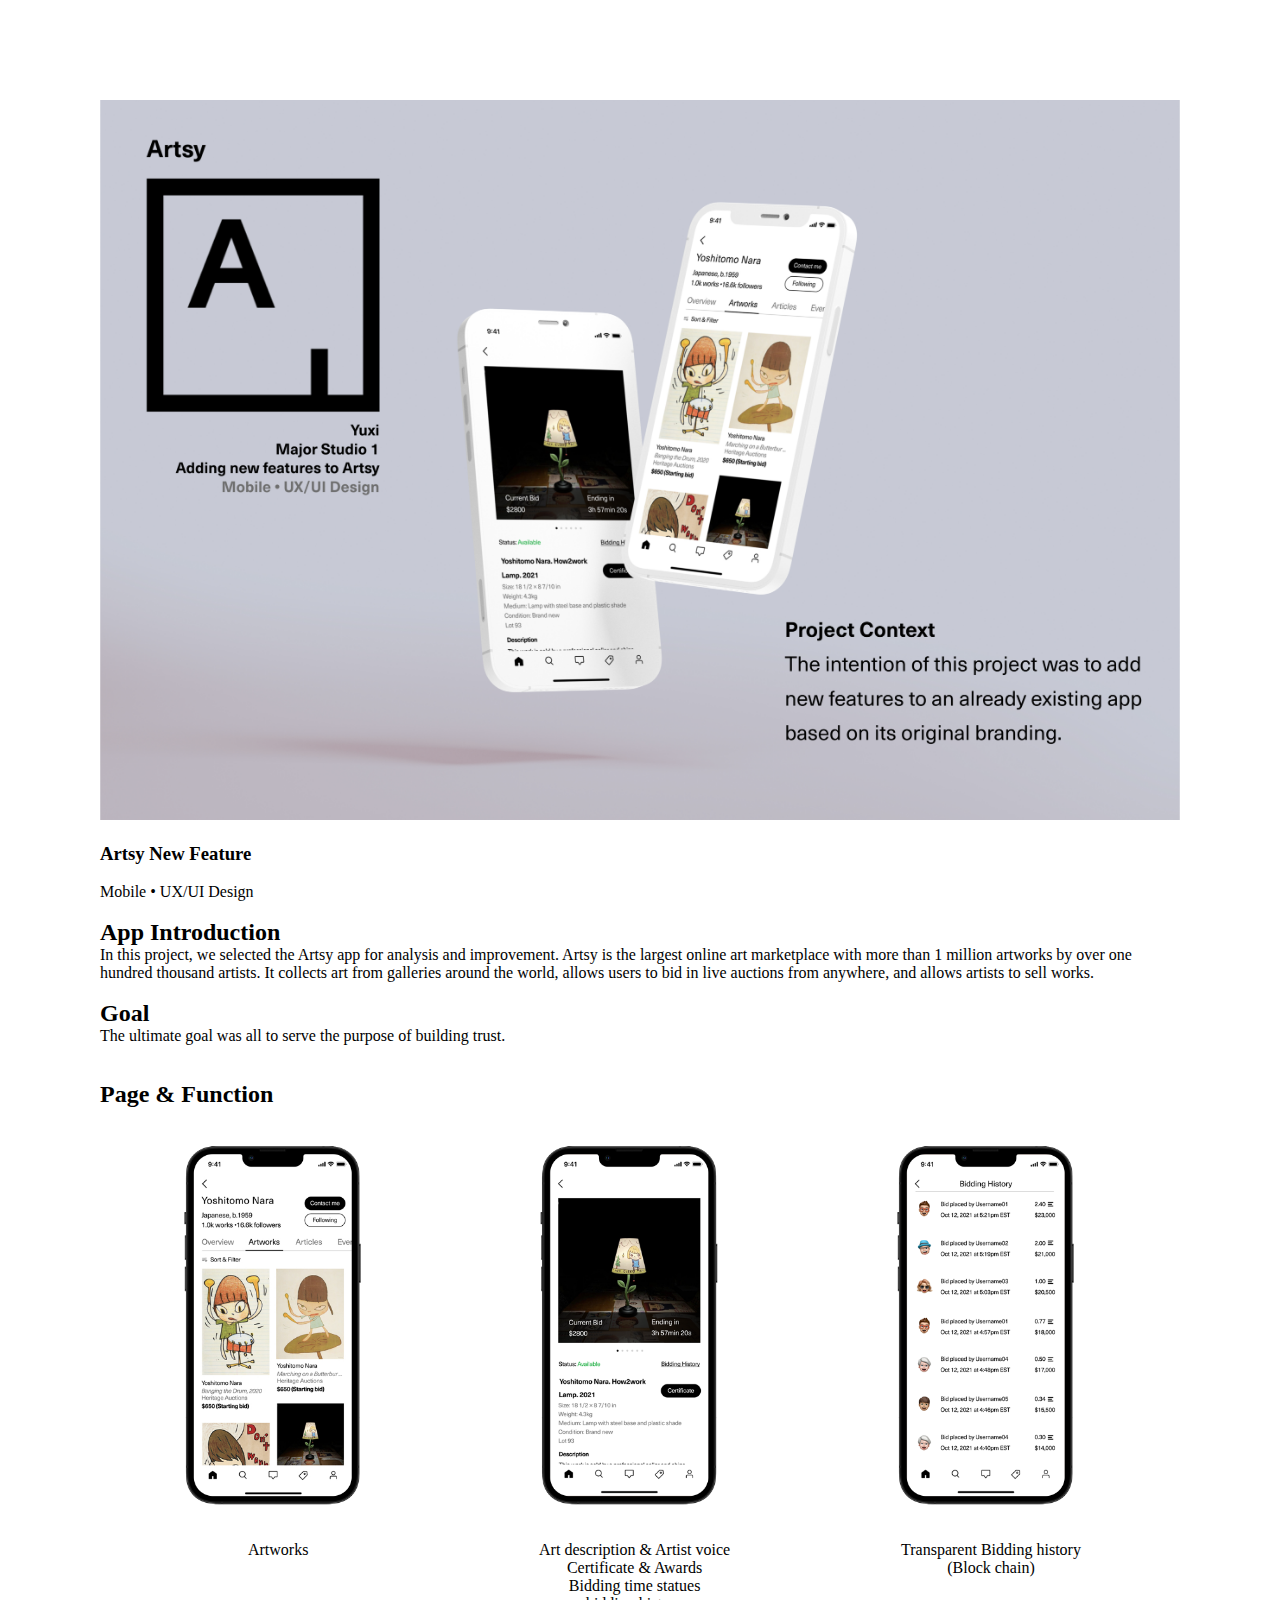
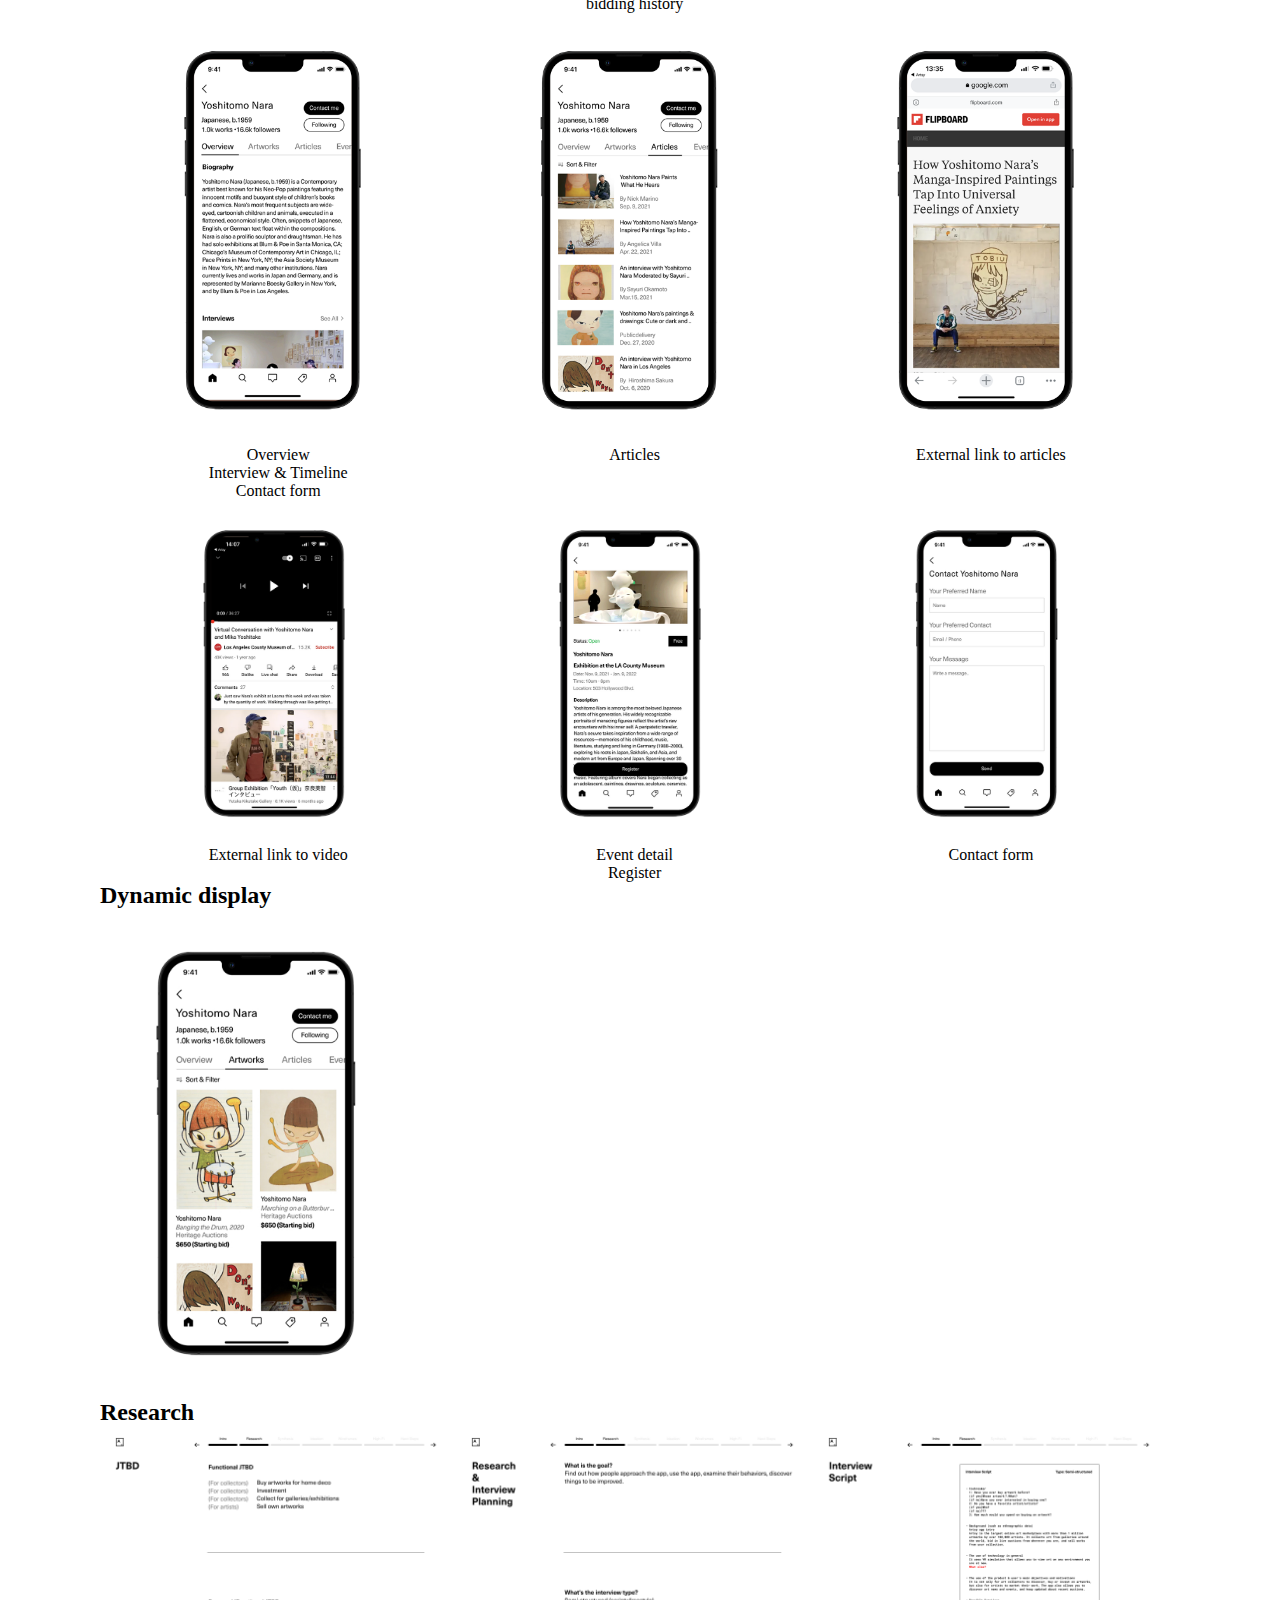
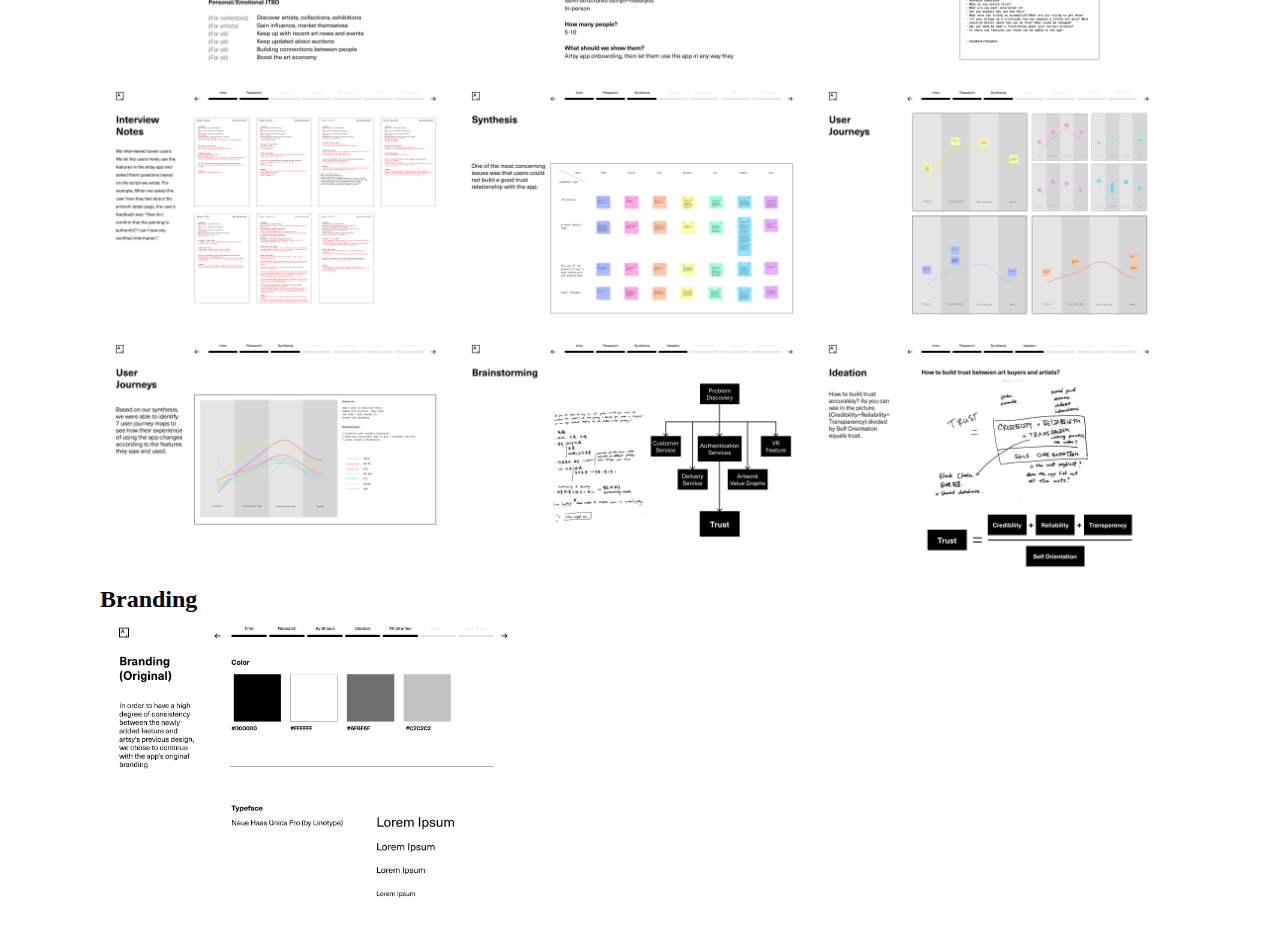
<file: pages/artsy.html>
<!DOCTYPE html>
<html lang="en">
<head>
    <meta charset="UTF-8">
    <meta http-equiv="X-UA-Compatible" content="IE=edge">
    <meta name="viewport" content="width=device-width, initial-scale=1.0">
    <link rel="stylesheet" href="../css/common.css">
    <title>Document</title>
    <style>
        .image-box{
            width: 100%;
            display: flex;
            flex-wrap: wrap;
        }
        .image-box-li{
          width: 33%;
          display: flex;
          flex-direction: column;
          align-items: center;
        }
        .image-title{
            width: 100%;
            text-align: center;
        }
        body{
            padding:100px
        }
        h2{
            padding:0;
            margin: 0;
        }

    </style>
</head>
<body>
    <img src="../images/Artsy/上传图1.jpg" alt="" width="100%">
    <h3>Artsy New Feature</h3>
    <div>Mobile • UX/UI Design</div>
    <br>
    <h2>App Introduction</h2>
    <div>In this project, we selected the Artsy app for analysis and improvement. Artsy is the largest online art marketplace with more than 1 million artworks by over one hundred thousand artists. It collects art from galleries around the world, allows users to bid in live auctions from anywhere, and allows artists to sell works.</div>
<br>
    <h2>Goal</h2>
    <div>The ultimate goal was all to serve the purpose of building trust.</div>

    <br>
    <br>
    <h2>Page & Function</h2>
    <ul class="image-box">
        <li class="image-box-li">
            <img src="../images/Artsy/3.png" alt="" width="100%">
            <div class="image-title">Artworks           </div>
        </li>
        <li class="image-box-li">
            <img src="../images/Artsy/6.png" alt="" width="100%">
            <div class="image-title">
                Art description & Artist voice <br>
Certificate & Awards<br>
Bidding time statues<br>
bidding history<br>
            </div>
        </li>
        <li class="image-box-li">
            <img src="../images/Artsy/7.png" alt="" width="100%">
            <div class="image-title">
                Transparent Bidding history <br>
(Block chain)
            </div>
        </li>
        <li class="image-box-li">
            <img src="../images/Artsy/8.png" alt="" width="100%">
            <div class="image-title">
                Overview <br>
Interview & Timeline <br>
Contact form
            </div>
        </li>
        <li class="image-box-li">
            <img src="../images/Artsy/2.png" alt="" width="100%">
            <div class="image-title">Articles</div>
        </li>
        <li class="image-box-li">
            <img src="../images/Artsy/1.png" alt="" width="100%">
            <div class="image-title">External link to articles</div>
        </li>
        <li class="image-box-li">
            <img src="../images/Artsy/111.png" alt="" width="80%">
            <div class="image-title">External link to video</div>
        </li>
        <li class="image-box-li">
            <img src="../images/Artsy/222.png" alt="" width="80%">
            <div class="image-title">Event detail  <br>
                Register</div>
        </li>
        <li class="image-box-li">
            <img src="../images/Artsy/333.png" alt="" width="80%">
            <div class="image-title">Contact form</div>
        </li>
    </ul>
    <h2>Dynamic display</h2>
    <img src="../images/Artsy/上传图2.jpg" alt="" width="30%">
    <br>
    <h2>Research</h2>
    <ul class="image-box">
        <li class="image-box-li">
            <img src="../images/Artsy/Frame 40.jpg" alt="" width="100%">
        </li>
        <li class="image-box-li">
            <img src="../images/Artsy/Frame 41.jpg" alt="" width="100%">
        </li>
        <li class="image-box-li">
            <img src="../images/Artsy/Frame 42.jpg" alt="" width="100%">
        </li>
        <li class="image-box-li">
            <img src="../images/Artsy/Frame 43.jpg" alt="" width="100%">
        </li>
        <li class="image-box-li">
            <img src="../images/Artsy/Frame 44.jpg" alt="" width="100%">
        </li>
        <li class="image-box-li">
            <img src="../images/Artsy/Frame 45.jpg" alt="" width="100%">
        </li>
        <li class="image-box-li">
            <img src="../images/Artsy/Frame 46.jpg" alt="" width="100%">
        </li>
        <li class="image-box-li">
            <img src="../images/Artsy/Frame 47.jpg" alt="" width="100%">
        </li>
        <li class="image-box-li">
            <img src="../images/Artsy/Frame 48.jpg" alt="" width="100%">
        </li>
    </ul>
    <h2>Branding</h2>
    <img src="../images/Artsy/Frame 55.jpg" alt="" width="40%">
</body>
</html>
</file>
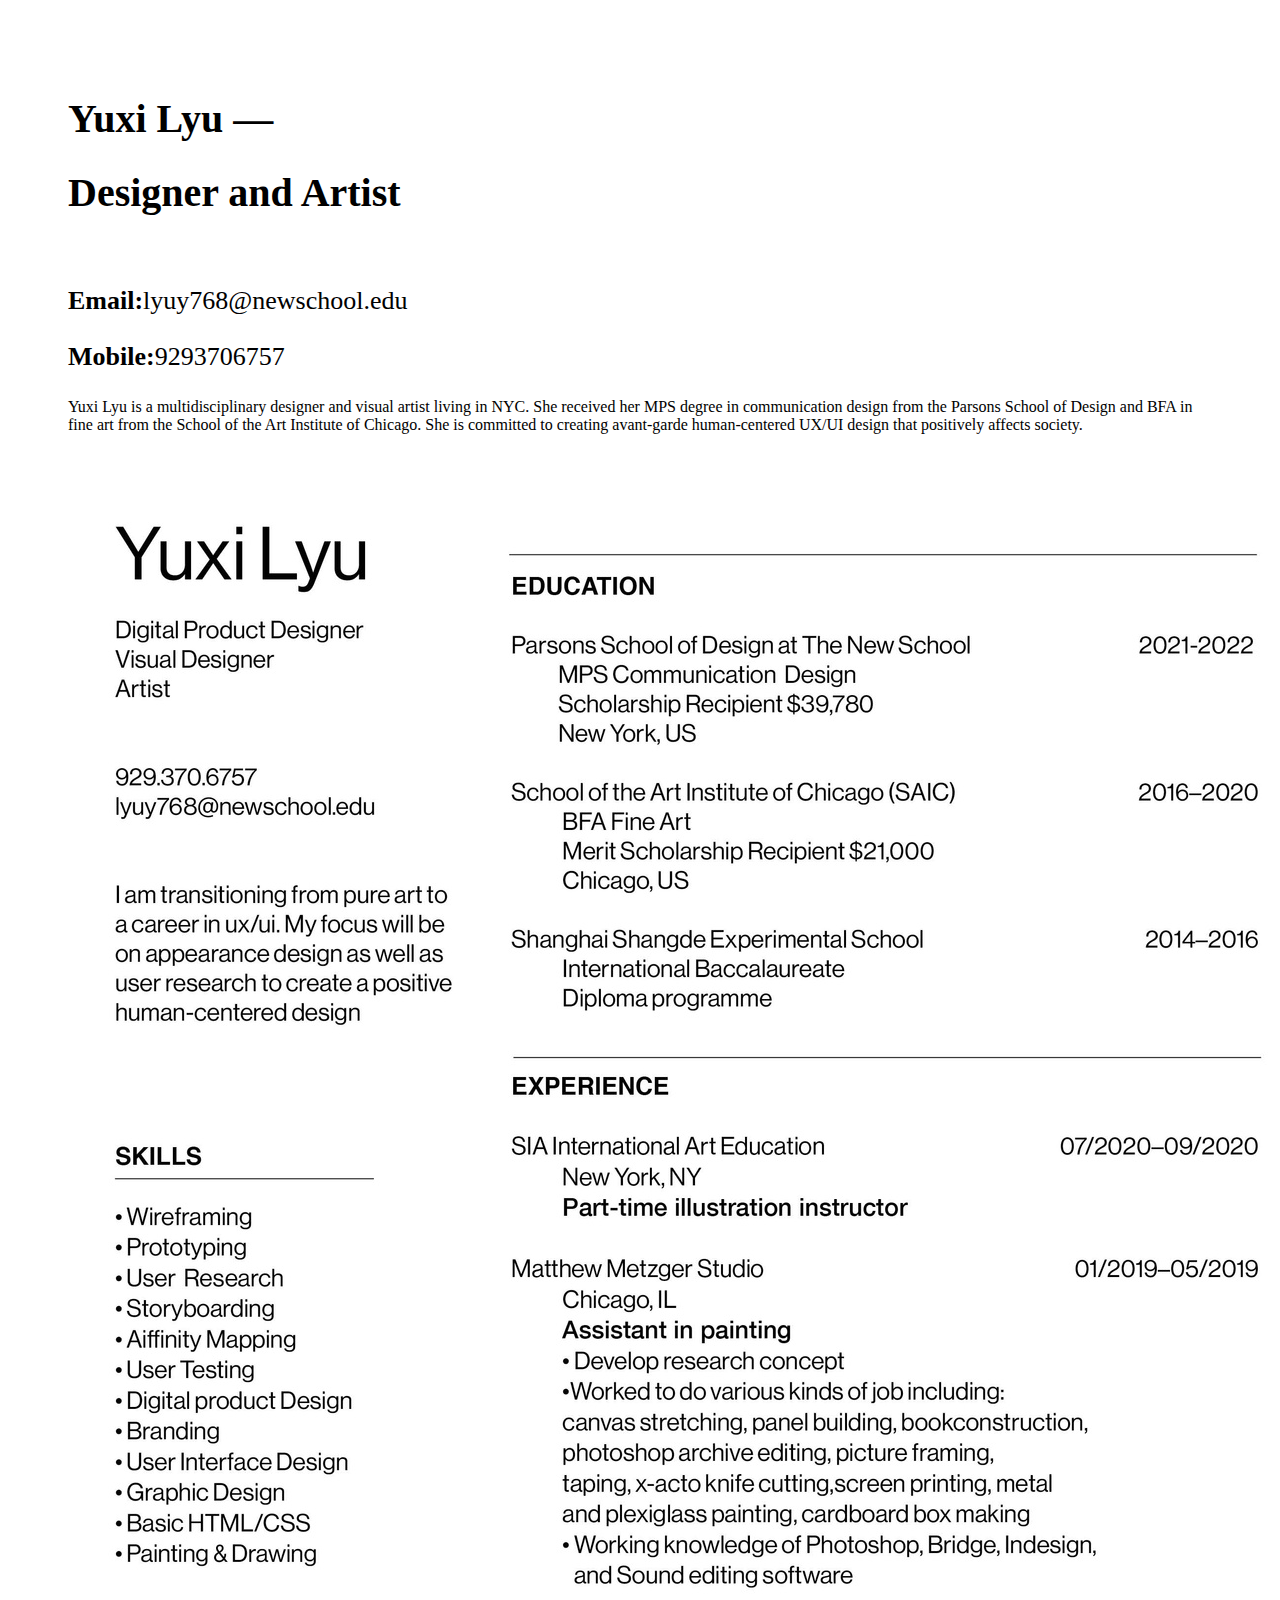
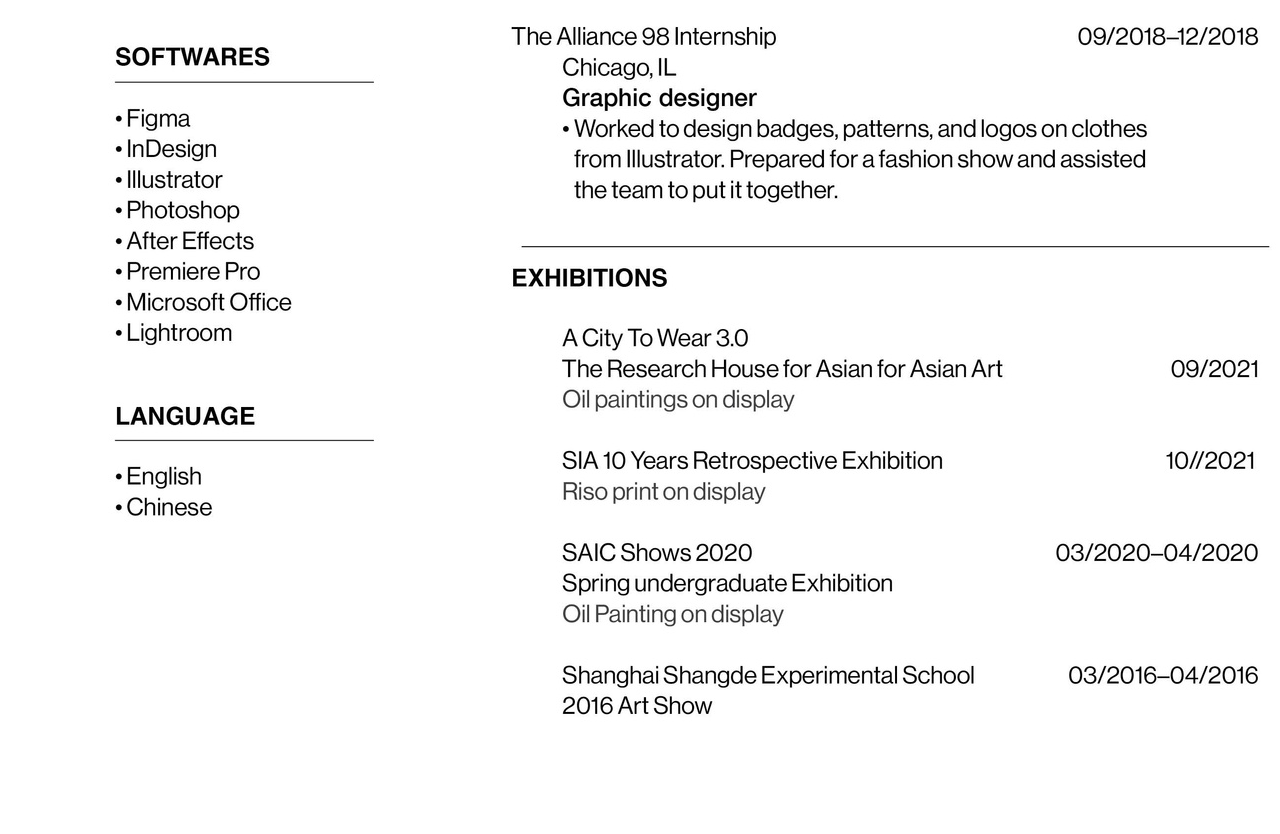
<file: pages/contact.html>
<!DOCTYPE html>
<html lang="en">
<head>
    <meta charset="UTF-8">
    <meta http-equiv="X-UA-Compatible" content="IE=edge">
    <meta name="viewport" content="width=device-width, initial-scale=1.0">
    <title>Document</title>
    <style>
        body{
            padding:60px;
        }
        .title{
            font-size: 26px;
        }
        h1{
            font-size: 40px;
        }
    </style>
</head>
<body>
    <h1>Yuxi Lyu —</h1>
    <h1>Designer and Artist</h1>
    <br>
    <p class="title">
        <b>Email:</b>lyuy768@newschool.edu
    </p>
    <p class="title">
        <b>Mobile:</b>9293706757
    </p>
    <p>
        Yuxi Lyu is a multidisciplinary designer and visual artist living in NYC. She received her MPS degree in communication design from the Parsons School of Design and BFA in fine art from the School of the Art Institute of Chicago. She is committed to creating avant-garde human-centered UX/UI design that positively affects society.
    </p>

    <div>
        <img src="../images/contact.jpg" alt="">
    </div>
</body>
</html>
</file>
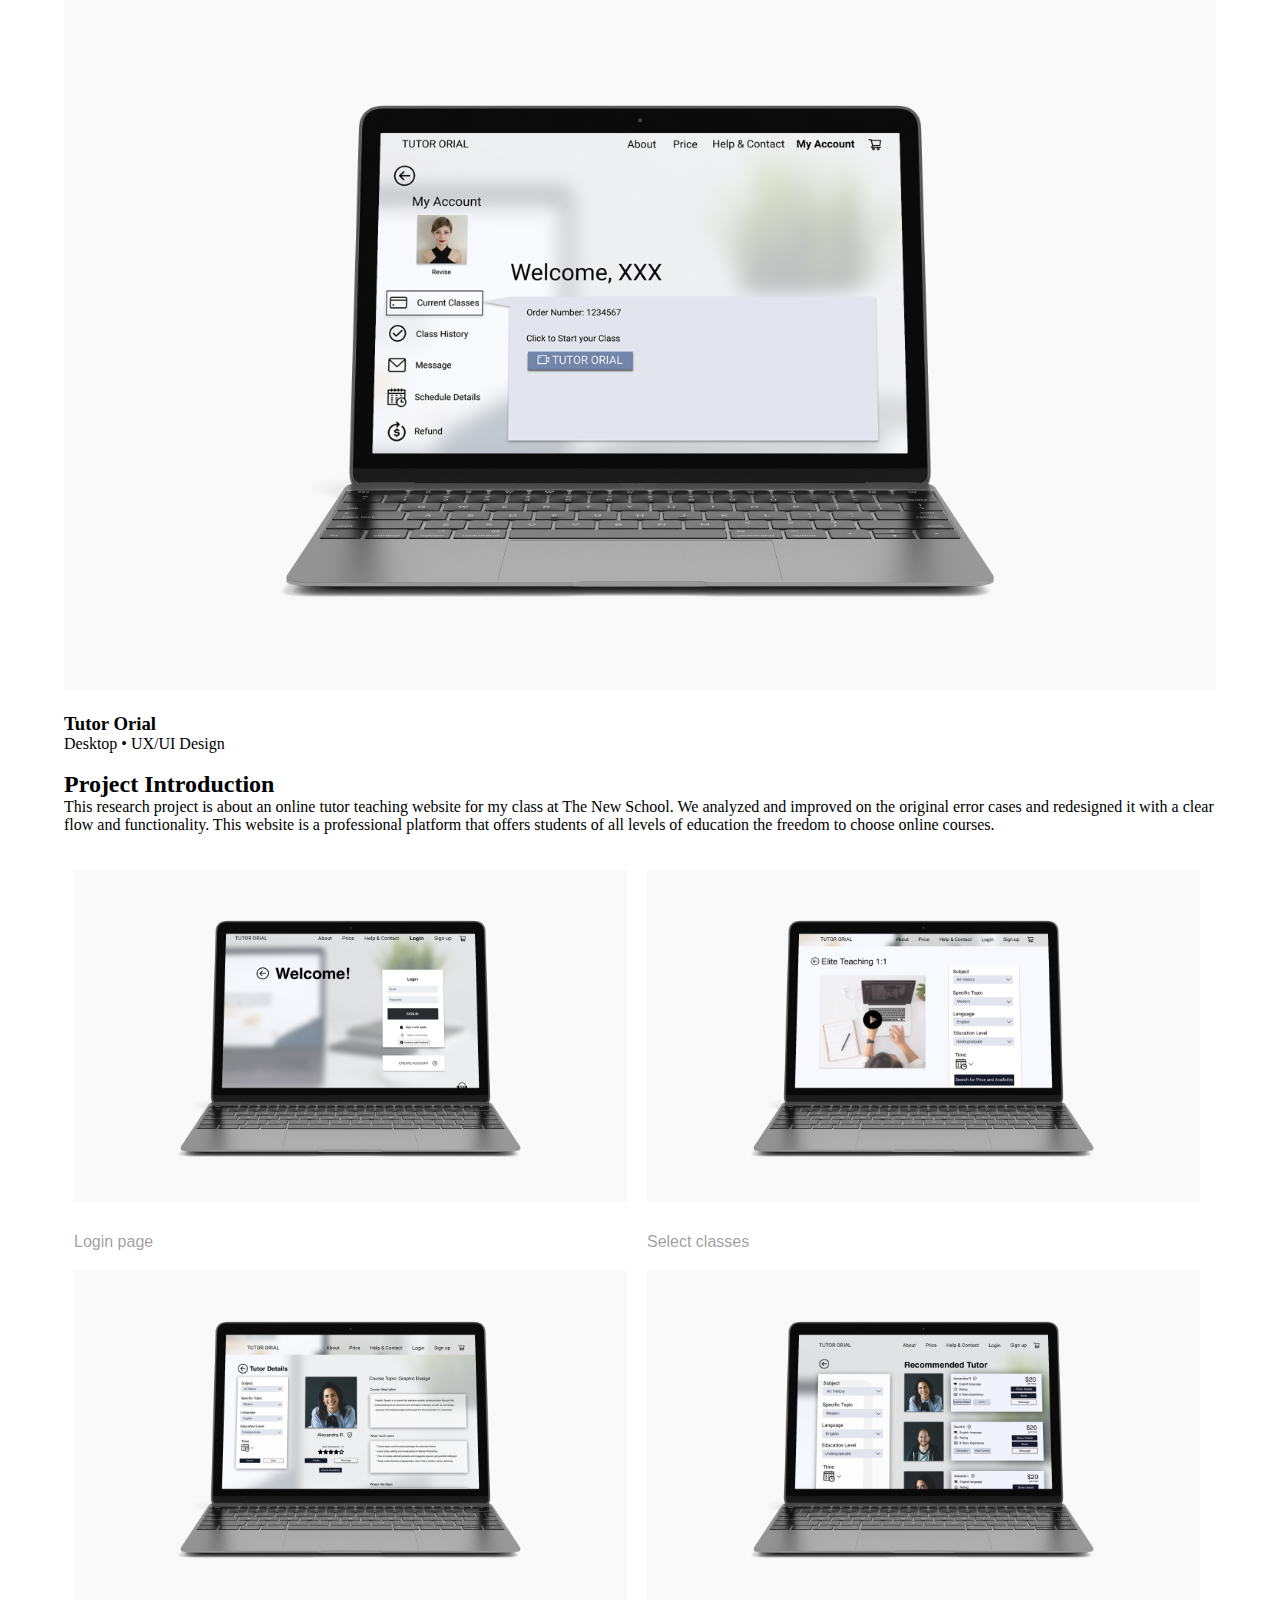
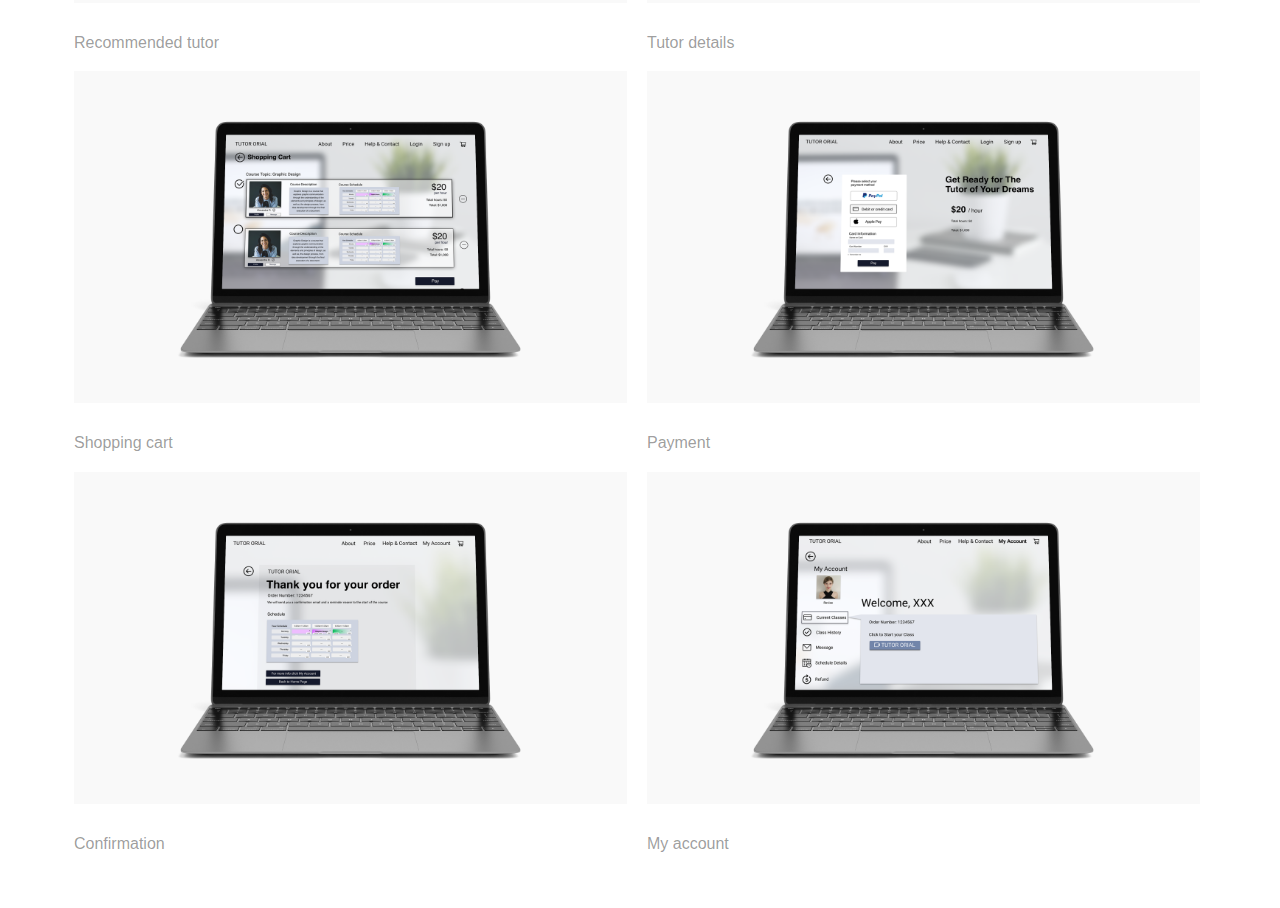
<file: pages/Tutor.html>
<!DOCTYPE html>
<html lang="en">
  <head>
    <meta charset="UTF-8" />
    <meta http-equiv="X-UA-Compatible" content="IE=edge" />
    <meta name="viewport" content="width=device-width, initial-scale=1.0" />
    <link rel="stylesheet" href="../css/common.css" />
    <title>Document</title>
    <style>
      .image-list {
        width: 100%;
        display: flex;
        flex-wrap: wrap;
      }
      .image-li {
        width: 48%;
        padding:0 10px;
        /* display: flex;
          flex-direction: column;
          align-items: center; */
      }
      .image-title {
        width: 100%;
        padding: 10px 0;
        text-align: left;
        margin-top: 1rem;
        margin-bottom: 0.5rem;
        font-size: 16px;
        font-weight: 400;
        color: rgba(0, 0, 0, 0.4);
        font-family: 'Helvetica Neue', Helvetica, sans-serif, 'Helvetica Roman', Icons;
        font-style: normal;
        line-height: 1.3;
      }
      body {
        padding: 0 5%;
      }
      h3,
      h2,
      p {
        padding: 0;
        margin: 0;
      }
    </style>
  </head>
  <body>
    <img src="../images/Tutor orial/41.png" alt="" width="100%" />
    <br />
    <br />
    <h3>Tutor Orial</h3>
    <div>Desktop • UX/UI Design</div>
    <br />
    <h2>Project Introduction</h2>
    <p>This research project is about an online tutor teaching website for my class at The New School. We analyzed and improved on the original error cases and redesigned it with a clear flow and functionality. This website is a professional platform that offers students of all levels of education the freedom to choose online courses.</p>
    <br>
    <br>
    <ul class="image-list">
      <li class="image-li">
        <img src="../images/Tutor orial/O7BGQ41.png" alt="" width="100%" />
        <div class="image-title">Login page</div>
      </li>
      <li class="image-li">
        <img src="../images/Tutor orial/O7BQ41.png" alt="" width="100%" />
        <div class="image-title">Select classes</div>
      </li>
      <li class="image-li">
        <img src="../images/Tutor orial/O7B41.png" alt="" width="100%" />
        <div class="image-title">Recommended tutor</div>
      </li>
      <li class="image-li">
        <img src="../images/Tutor orial/34.png" alt="" width="100%" />
        <div class="image-title">Tutor details</div>
      </li>
      <li class="image-li">
        <img src="../images/Tutor orial/BGQ41.png" alt="" width="100%" />
        <div class="image-title">Shopping cart</div>
      </li>
      <li class="image-li">
        <img src="../images/Tutor orial/O741.png" alt="" width="100%" />
        <div class="image-title">Payment</div>
      </li>
      <li class="image-li">
        <img src="../images/Tutor orial/jj.png" alt="" width="100%" />
        <div class="image-title">Confirmation</div>
      </li>
      <li class="image-li">
        <img src="../images/Tutor orial/41.png" alt="" width="100%" />
        <div class="image-title">My account</div>
      </li>
    </ul>
    <br />
    <br />
  </body>
</html>
</file>
<file: css/common.css>
body,html{
    margin: 0;
    height: 100%;
}
ul,li {
    list-style: none;
   padding:0;
}
ul{
    margin: 0;
}
a{
    text-decoration: none;
}
*::-webkit-scrollbar{
    display: none;
}
</file>
